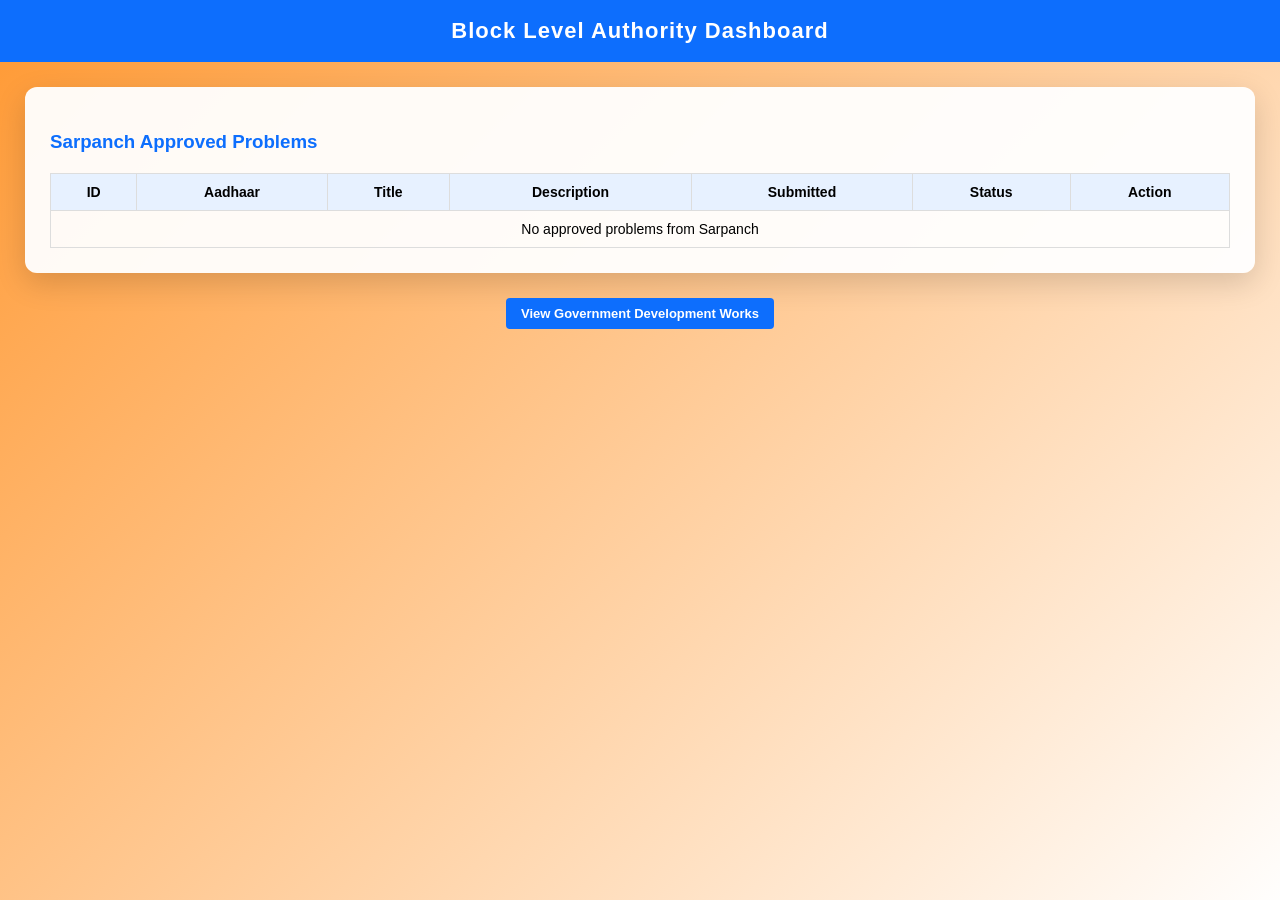
<file: Block_Authority_Dashboard.html>
<!DOCTYPE html>
<html lang="en">
<head>
<meta charset="UTF-8">
<title>Block Authority Dashboard | District Portal</title>

<style>
/* ======= YOUR ORIGINAL CSS (UNCHANGED) ======= */
body{
    margin:0;
    font-family: 'Segoe UI', sans-serif;
    background: linear-gradient(135deg,#ff9933,#ffffff,#138808,#4da6ff);
    background-size:400% 400%;
    animation: bg 12s infinite;
}
@keyframes bg{
    0%{background-position:0% 50%;}
    50%{background-position:100% 50%;}
    100%{background-position:0% 50%;}
}

.header{
    background:#0d6efd;
    color:white;
    padding:18px;
    text-align:center;
    font-size:22px;
    font-weight:bold;
    letter-spacing:1px;
}

.container{
    padding:25px;
}

.card{
    background:rgba(255,255,255,0.95);
    padding:25px;
    border-radius:12px;
    box-shadow:0 10px 30px rgba(0,0,0,0.15);
    margin-bottom:25px;
}

h3{
    margin-bottom:20px;
    color:#0d6efd;
}

table{
    width:100%;
    border-collapse:collapse;
}

th, td{
    border:1px solid #ddd;
    padding:10px;
    vertical-align:top;
    font-size:14px;
}

th{
    background:#e7f1ff;
}

select, textarea{
    width:100%;
    padding:6px;
    border-radius:4px;
    border:1px solid #ccc;
}

button{
    padding:6px 10px;
    border:none;
    border-radius:4px;
    cursor:pointer;
    font-size:13px;
}

.update-btn{
    background:#198754;
    color:white;
}
.update-btn:hover{
    background:#146c43;
}

.delete-btn{
    background:#dc3545;
    color:white;
    margin-left:5px;
}
.delete-btn:hover{
    background:#bb2d3b;
}

.reason-box{
    display:none;
    margin-top:6px;
}

.reject-label{
    font-size:12px;
    font-weight:bold;
    margin-top:5px;
    color:#6f42c1;
}

/* ===== NEW ATTRACTIVE WORK SECTION STYLE ===== */

.work-card{
    background:rgba(255,255,255,0.9);
    padding:25px;
    border-radius:15px;
    box-shadow:0 15px 35px rgba(0,0,0,0.2);
    border-left:6px solid #0d6efd;
}

.work-btn{
    background:#0d6efd;
    color:white;
    padding:8px 15px;
    font-weight:bold;
}
.work-btn:hover{
    background:#084298;
}
</style>
</head>

<body>

<div class="header">
Block Level Authority Dashboard
</div>

<div class="container">

<div class="card">
<h3>Sarpanch Approved Problems</h3>

<table>
<thead>
<tr>
<th>ID</th>
<th>Aadhaar</th>
<th>Title</th>
<th>Description</th>
<th>Submitted</th>
<th>Status</th>
<th>Action</th>
</tr>
</thead>
<tbody id="rows"></tbody>
</table>
</div>

<!-- ===== NEW BUTTON ADDED ===== -->

<div style="text-align:center; margin:20px 0;">
    <button class="work-btn" onclick="toggleWorkSection()">
        View Government Development Works
    </button>
</div>

<!-- ===== NEW WORK SECTION ADDED ===== -->

<div id="workSection" style="display:none;">
<div class="work-card">

<h3>Government Development Works (From District Authority)</h3>

<table>
<thead>
<tr>
<th>ID</th>
<th>Work Name</th>
<th>Type</th>
<th>Area</th>
<th>Total Budget (₹)</th>
<th>Status</th>
<th>Created At</th>
</tr>
</thead>
<tbody id="workRows"></tbody>
</table>

</div>
</div>

</div>

<script>

/* ===== YOUR ORIGINAL SCRIPT (UNCHANGED) ===== */
let problems = JSON.parse(localStorage.getItem("problems")) || [];
let notifications = JSON.parse(localStorage.getItem("notifications")) || [];
let rows = document.getElementById("rows");

let filtered = problems.filter(p => p.status !== "Submitted");

if(filtered.length === 0){
    rows.innerHTML =
    `<tr><td colspan="7" align="center">No approved problems from Sarpanch</td></tr>`;
}else{
    filtered.forEach((p,index)=>{
        let realIndex = problems.indexOf(p);

        rows.innerHTML += `
        <tr>
            <td>${p.problemId}</td>
            <td>${p.aadhaar}</td>
            <td>${p.title}</td>
            <td>${p.description || "—"}</td>
            <td>${p.submittedAt}</td>
            <td>
                <select id="status${realIndex}" onchange="toggleReason(${realIndex})">
                    <option ${p.status==="In Progress"?"selected":""}>In Progress</option>
                    <option ${p.status==="Resolved"?"selected":""}>Resolved</option>
                    <option ${p.status==="Rejected"?"selected":""}>Rejected</option>
                </select>

                ${p.status === "Rejected" ? `
                    <div class="reject-label">
                        Rejected by ${p.rejectedBy}
                    </div>
                ` : ``}

                <div class="reason-box" id="reasonBox${realIndex}">
                    <textarea id="reason${realIndex}" placeholder="Rejection reason">${p.rejectReason || ""}</textarea>
                </div>
            </td>
            <td>
                <button class="update-btn" onclick="updateStatus(${realIndex})">Update</button>
                <button class="delete-btn" onclick="deleteProblem(${realIndex})">Delete</button>
            </td>
        </tr>`;
    });

    problems.forEach((p,i)=>{
        if(p.status==="Rejected"){
            document.getElementById("reasonBox"+i).style.display="block";
        }
    });
}

function toggleReason(i){
    let status=document.getElementById("status"+i).value;
    let box=document.getElementById("reasonBox"+i);
    box.style.display=(status==="Rejected")?"block":"none";
}

function updateStatus(i){
    let status=document.getElementById("status"+i).value;
    let reason=document.getElementById("reason"+i)?.value.trim();

    if(status==="Rejected" && !reason){
        alert("Rejection reason required");
        return;
    }

    problems[i].status=status;
    problems[i].verifiedAt=new Date().toLocaleString();

    localStorage.setItem("problems",JSON.stringify(problems));
    alert("Updated successfully");
    location.reload();
}

function deleteProblem(i){
    if(!confirm("Delete this problem?")) return;
    problems.splice(i,1);
    localStorage.setItem("problems",JSON.stringify(problems));
    location.reload();
}

/* ===== NEW WORK DISPLAY SCRIPT ADDED ===== */

function toggleWorkSection(){
    let section = document.getElementById("workSection");
    section.style.display =
        section.style.display === "none" ? "block" : "none";
}

let works = JSON.parse(localStorage.getItem("developmentWorks")) || [];
let workRows = document.getElementById("workRows");

if(works.length === 0){
    workRows.innerHTML =
    `<tr><td colspan="7" align="center">No Development Works Created Yet</td></tr>`;
}else{
    works.forEach(w=>{
        workRows.innerHTML += `
        <tr>
            <td>${w.id}</td>
            <td>${w.name}</td>
            <td>${w.type}</td>
            <td>${w.area}</td>
            <td>₹ ${w.budget}</td>
            <td>${w.status}</td>
            <td>${w.createdAt}</td>
        </tr>`;
    });
}

</script>

</body>
</html>
</file>
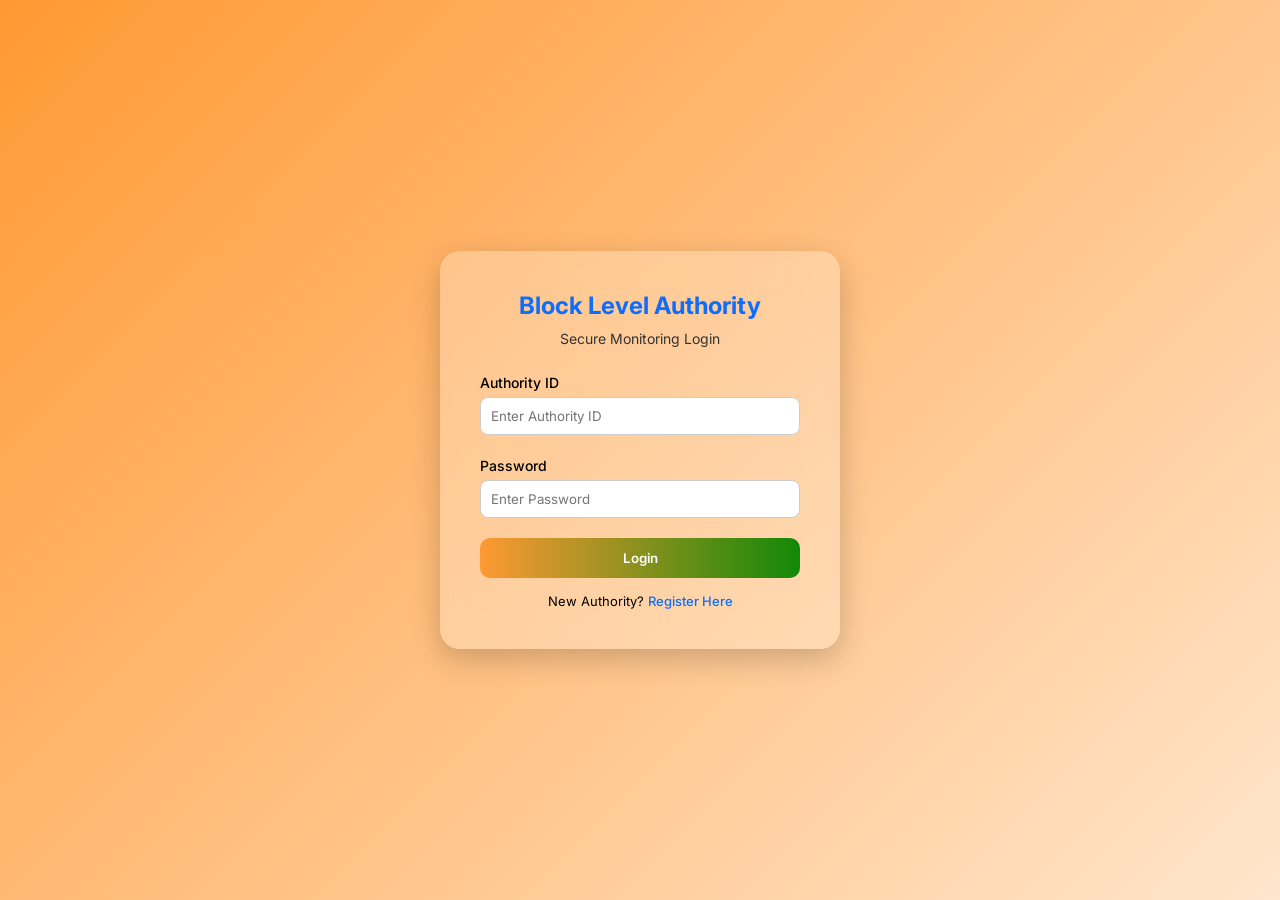
<file: Block_Level_Authority_Login.html>
<!DOCTYPE html>
<html lang="en">
<head>
<meta charset="UTF-8">
<meta name="viewport" content="width=device-width, initial-scale=1.0">
<title>Block Level Authority Login</title>

<link href="https://fonts.googleapis.com/css2?family=Inter:wght@300;400;600;700&display=swap" rel="stylesheet">

<style>
*{
    margin:0;
    padding:0;
    box-sizing:border-box;
    font-family:'Inter', sans-serif;
}

body{
    height:100vh;
    display:flex;
    justify-content:center;
    align-items:center;
    background:linear-gradient(135deg,#ff9933,#ffffff,#138808,#4da6ff);
    background-size:400% 400%;
    animation:gradientBG 12s ease infinite;
}

@keyframes gradientBG{
    0%{background-position:0% 50%;}
    50%{background-position:100% 50%;}
    100%{background-position:0% 50%;}
}

.login-card{
    width:400px;
    padding:40px;
    border-radius:20px;
    background:rgba(255,255,255,0.25);
    backdrop-filter:blur(15px);
    box-shadow:0 10px 30px rgba(0,0,0,0.2);
}

.login-card h2{
    text-align:center;
    color:#0d6efd;
    font-weight:700;
    margin-bottom:10px;
}

.login-card p{
    text-align:center;
    font-size:14px;
    margin-bottom:25px;
    color:#333;
}

.input-group{
    margin-bottom:20px;
}

.input-group label{
    font-size:14px;
    font-weight:500;
}

.input-group input{
    width:100%;
    padding:10px;
    margin-top:5px;
    border-radius:8px;
    border:1px solid #ccc;
    outline:none;
    transition:0.3s;
}

.input-group input:focus{
    border-color:#0d6efd;
    box-shadow:0 0 8px rgba(13,110,253,0.3);
}

button{
    width:100%;
    padding:12px;
    border:none;
    border-radius:10px;
    background:linear-gradient(90deg,#ff9933,#138808);
    color:white;
    font-weight:600;
    cursor:pointer;
    transition:0.3s;
}

button:hover{
    transform:scale(1.05);
    box-shadow:0 8px 20px rgba(0,0,0,0.2);
}

.register-link{
    text-align:center;
    margin-top:15px;
    font-size:13px;
}

.register-link a{
    color:#0d6efd;
    text-decoration:none;
    font-weight:500;
}

.register-link a:hover{
    text-decoration:underline;
}

.error-message{
    color:red;
    font-size:13px;
    margin-top:10px;
    text-align:center;
}

@media(max-width:450px){
    .login-card{
        width:90%;
        padding:25px;
    }
}
</style>
</head>

<body>

<div class="login-card">

    <h2>Block Level Authority</h2>
    <p>Secure Monitoring Login</p>

    <form id="loginForm">

        <div class="input-group">
            <label>Authority ID</label>
            <input type="text" id="loginAuthorityId" placeholder="Enter Authority ID" required>
        </div>

        <div class="input-group">
            <label>Password</label>
            <input type="password" id="loginPassword" placeholder="Enter Password" required>
        </div>

        <button type="submit">Login</button>

        <div class="error-message" id="errorMsg"></div>

    </form>

    <div class="register-link">
        New Authority? <a href="Block_Level_Authority_Registration.html">Register Here</a>
    </div>

</div>

<script>
document.getElementById("loginForm").addEventListener("submit", function(e){
    e.preventDefault();

    const enteredId = document.getElementById("loginAuthorityId").value;
    const enteredPassword = document.getElementById("loginPassword").value;

    const storedData = JSON.parse(localStorage.getItem("blockAuthority"));

    if(storedData && 
       enteredId === storedData.authorityId && 
       enteredPassword === storedData.password){

        alert("Login Successful!");
        window.location.href = "Block_Authority_Dashboard.html";

    } else {
        document.getElementById("errorMsg").innerText = 
        "Invalid Authority ID or Password!";
    }
});
</script>

</body>
</html>
</file>
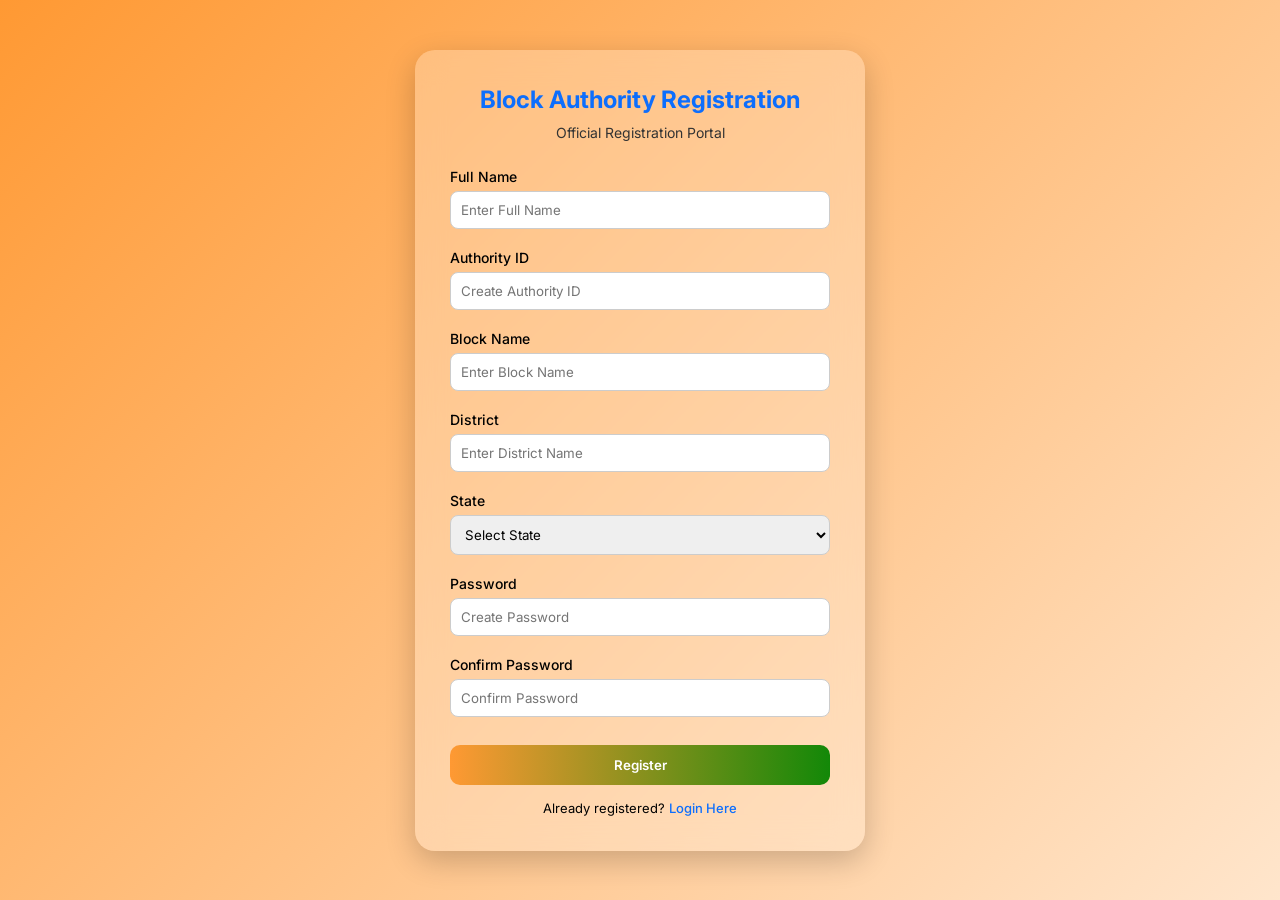
<file: Block_Level_Authority_Registration.html>
<!DOCTYPE html>
<html lang="en">
<head>
<meta charset="UTF-8">
<meta name="viewport" content="width=device-width, initial-scale=1.0">
<title>Block Level Authority Registration</title>

<link href="https://fonts.googleapis.com/css2?family=Inter:wght@300;400;500;600;700&display=swap" rel="stylesheet">

<style>

*{
    margin:0;
    padding:0;
    box-sizing:border-box;
    font-family:'Inter', sans-serif;
}

body{
    min-height:100vh;
    display:flex;
    justify-content:center;
    align-items:center;
    background: linear-gradient(135deg, #ff9933, #ffffff, #138808, #4da6ff);
    background-size:400% 400%;
    animation:gradientBG 12s ease infinite;
}

@keyframes gradientBG{
    0%{background-position:0% 50%;}
    50%{background-position:100% 50%;}
    100%{background-position:0% 50%;}
}

.register-container{
    width:450px;
    padding:35px;
    border-radius:20px;
    background:rgba(255,255,255,0.25);
    backdrop-filter:blur(15px);
    box-shadow:0 10px 30px rgba(0,0,0,0.2);
}

.register-container h2{
    text-align:center;
    margin-bottom:10px;
    color:#0d6efd;
    font-weight:700;
}

.register-container p{
    text-align:center;
    font-size:14px;
    margin-bottom:25px;
    color:#333;
}

.input-group{
    margin-bottom:18px;
}

.input-group label{
    font-size:14px;
    font-weight:500;
}

.input-group input,
.input-group select{
    width:100%;
    padding:10px;
    margin-top:5px;
    border-radius:8px;
    border:1px solid #ccc;
    outline:none;
    transition:0.3s;
}

.input-group input:focus,
.input-group select:focus{
    border-color:#0d6efd;
    box-shadow:0 0 8px rgba(13,110,253,0.3);
}

button{
    width:100%;
    padding:12px;
    border:none;
    border-radius:10px;
    background:linear-gradient(90deg,#ff9933,#138808);
    color:white;
    font-weight:600;
    cursor:pointer;
    transition:0.3s;
    margin-top:10px;
}

button:hover{
    transform:scale(1.05);
    box-shadow:0 8px 20px rgba(0,0,0,0.2);
}

.login-link{
    text-align:center;
    margin-top:15px;
    font-size:13px;
}

.login-link a{
    color:#0d6efd;
    text-decoration:none;
    font-weight:500;
}

.login-link a:hover{
    text-decoration:underline;
}

@media(max-width:500px){
    .register-container{
        width:90%;
        padding:25px;
    }
}

</style>
</head>

<body>

<div class="register-container">

    <h2>Block Authority Registration</h2>
    <p>Official Registration Portal</p>

    <form id="registrationForm">

        <div class="input-group">
            <label>Full Name</label>
            <input type="text" id="fullName" placeholder="Enter Full Name" required>
        </div>

        <div class="input-group">
            <label>Authority ID</label>
            <input type="text" id="authorityId" placeholder="Create Authority ID" required>
        </div>

        <div class="input-group">
            <label>Block Name</label>
            <input type="text" id="blockName" placeholder="Enter Block Name" required>
        </div>

        <div class="input-group">
            <label>District</label>
            <input type="text" id="district" placeholder="Enter District Name" required>
        </div>

        <div class="input-group">
            <label>State</label>
            <select id="state" required>
                <option value="">Select State</option>
                <option>Odisha</option>
                <option>Maharashtra</option>
                <option>Uttar Pradesh</option>
                <option>Rajasthan</option>
                <option>West Bengal</option>
            </select>
        </div>

        <div class="input-group">
            <label>Password</label>
            <input type="password" id="password" placeholder="Create Password" required>
        </div>

        <div class="input-group">
            <label>Confirm Password</label>
            <input type="password" id="confirmPassword" placeholder="Confirm Password" required>
        </div>

        <button type="submit">Register</button>

    </form>

    <div class="login-link">
        Already registered? <a href="Block_Level_Authority_Login.html">Login Here</a>
    </div>

</div>

<script>
document.getElementById("registrationForm").addEventListener("submit", function(e){
    e.preventDefault();

    const password = document.getElementById("password").value;
    const confirmPassword = document.getElementById("confirmPassword").value;

    if(password !== confirmPassword){
        alert("Passwords do not match!");
        return;
    }

    const userData = {
        fullName: document.getElementById("fullName").value,
        authorityId: document.getElementById("authorityId").value,
        blockName: document.getElementById("blockName").value,
        district: document.getElementById("district").value,
        state: document.getElementById("state").value,
        password: password
    };

    localStorage.setItem("blockAuthority", JSON.stringify(userData));

    alert("Registration Successful! Data Stored in Local Storage.");
    window.location.href = "Block_Level_Authority_Login.html";
});
</script>

</body>
</html>
</file>
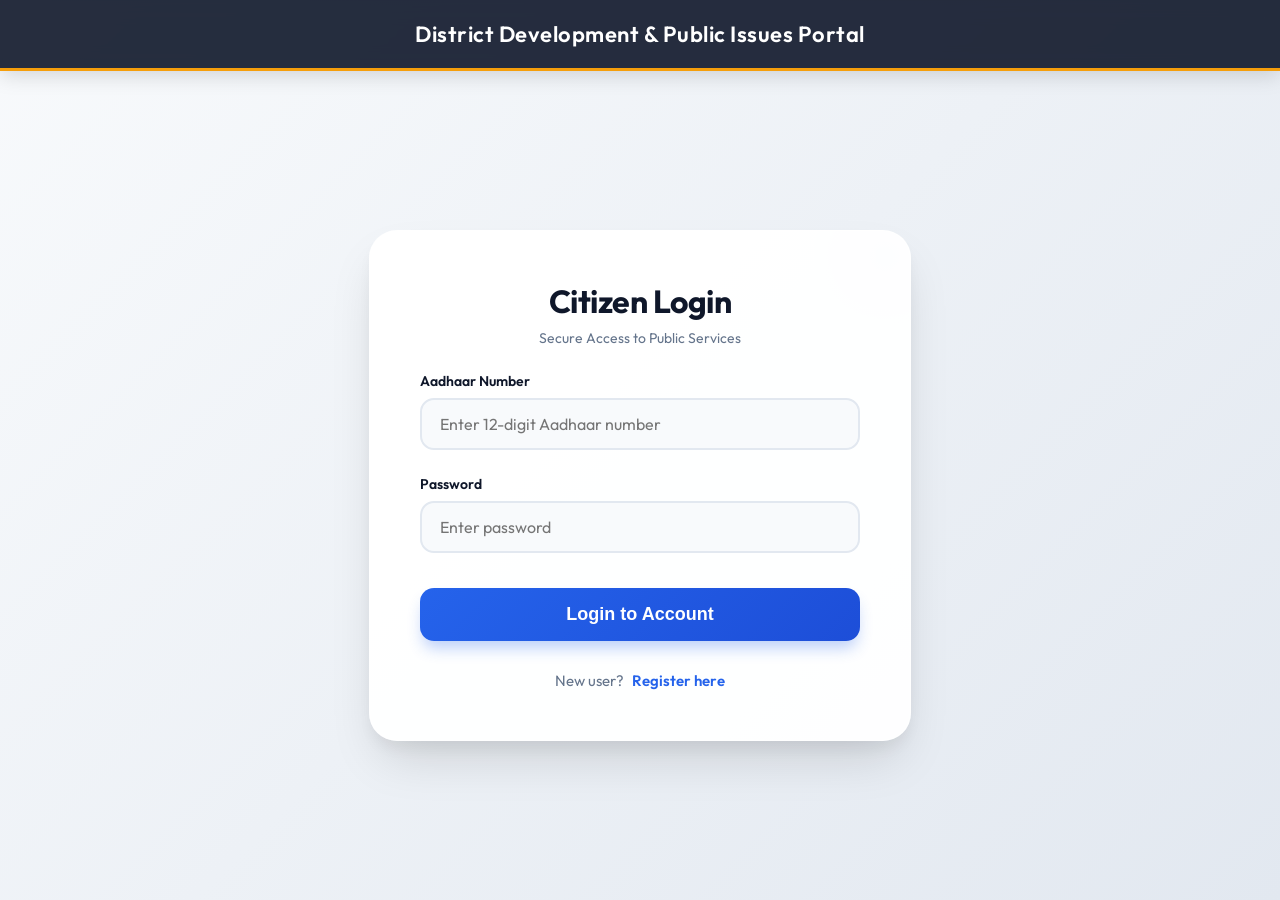
<file: citizen-login.html>
<!DOCTYPE html>
<html lang="en">
<head>
<meta charset="UTF-8">
<meta name="viewport" content="width=device-width, initial-scale=1.0">
<title>Citizen Login | District Development Portal</title>

<style>
/* Modern, clean typography */
@import url('https://fonts.googleapis.com/css2?family=Outfit:wght@300;400;500;600;700&display=swap');

:root {
    --primary: #2563eb;
    --primary-dark: #1e40af;
    --accent: #f59e0b;
    --bg-gradient: linear-gradient(135deg, #f8fafc 0%, #e2e8f0 100%);
    --card-bg: rgba(255, 255, 255, 0.95);
    --text-main: #0f172a;
    --text-muted: #64748b;
}

body {
    margin: 0;
    font-family: 'Outfit', sans-serif;
    background: var(--bg-gradient);
    min-height: 100vh;
    display: flex;
    flex-direction: column;
    color: var(--text-main);
}

/* Elegant Header with Backdrop Blur */
.header {
    background: rgba(15, 23, 42, 0.9);
    backdrop-filter: blur(10px);
    color: white;
    padding: 20px;
    text-align: center;
    font-size: 22px;
    font-weight: 600;
    box-shadow: 0 4px 20px rgba(0, 0, 0, 0.15);
    letter-spacing: 0.5px;
    border-bottom: 3px solid var(--accent);
    position: sticky;
    top: 0;
    z-index: 100;
}

/* Main Content Area */
.container {
    width: 100%;
    max-width: 440px;
    margin: auto;
    background: var(--card-bg);
    padding: 50px;
    border-radius: 28px;
    box-shadow: 
        0 10px 15px -3px rgba(0, 0, 0, 0.05),
        0 25px 50px -12px rgba(0, 0, 0, 0.15);
    border: 1px solid rgba(255, 255, 255, 0.6);
    position: relative;
    overflow: hidden;
    animation: fadeIn 0.6s ease-out;
}

/* Subtle background glow behind the card */
.container::before {
    content: "";
    position: absolute;
    top: -50px;
    right: -50px;
    width: 150px;
    height: 150px;
    background: radial-gradient(circle, rgba(37, 99, 235, 0.1) 0%, transparent 70%);
    z-index: -1;
}

@keyframes fadeIn {
    from { opacity: 0; transform: translateY(20px); }
    to { opacity: 1; transform: translateY(0); }
}

h2 {
    margin-top: 0;
    margin-bottom: 12px;
    text-align: center;
    color: var(--text-main);
    font-weight: 700;
    font-size: 32px;
    letter-spacing: -0.5px;
}

/* Subtitle under Login heading */
h2::after {
    content: "Secure Access to Public Services";
    display: block;
    font-size: 14px;
    color: var(--text-muted);
    font-weight: 400;
    margin-top: 8px;
    letter-spacing: 0;
}

label {
    display: block;
    font-size: 14px;
    font-weight: 600;
    color: var(--text-main);
    margin-bottom: 8px;
    margin-top: 25px;
}

input {
    width: 100%;
    padding: 14px 18px;
    margin-top: 0;
    margin-bottom: 0;
    border: 2px solid #e2e8f0;
    border-radius: 14px;
    font-size: 16px;
    font-family: inherit;
    transition: all 0.25s cubic-bezier(0.4, 0, 0.2, 1);
    box-sizing: border-box;
    background: #f8fafc;
}

input:focus {
    outline: none;
    border-color: var(--primary);
    background: white;
    box-shadow: 0 0 0 5px rgba(37, 99, 235, 0.1);
    transform: translateY(-1px);
}

button {
    width: 100%;
    padding: 16px;
    margin-top: 35px;
    background: var(--primary);
    background: linear-gradient(135deg, #2563eb 0%, #1d4ed8 100%);
    color: white;
    border: none;
    border-radius: 14px;
    font-size: 18px;
    font-weight: 600;
    cursor: pointer;
    transition: all 0.3s ease;
    box-shadow: 0 10px 15px -3px rgba(37, 99, 235, 0.3);
}

button:hover {
    transform: translateY(-2px);
    box-shadow: 0 15px 25px -5px rgba(37, 99, 235, 0.4);
    filter: brightness(1.1);
}

button:active {
    transform: translateY(0);
}

.link {
    text-align: center;
    margin-top: 30px;
    font-size: 15px;
    color: var(--text-muted);
}

.link a {
    color: var(--primary);
    text-decoration: none;
    font-weight: 600;
    margin-left: 5px;
    transition: color 0.2s;
}

.link a:hover {
    color: var(--primary-dark);
    text-decoration: underline;
}

/* Responsive tweaks */
@media (max-width: 480px) {
    .container {
        width: 90%;
        padding: 35px 25px;
    }
    
    h2 {
        font-size: 26px;
    }
}
</style>
</head>

<body>

<div class="header">
    District Development & Public Issues Portal
</div>

<div class="container">
    <h2>Citizen Login</h2>

    <label>Aadhaar Number</label>
    <input type="text" id="aadhaar" placeholder="Enter 12-digit Aadhaar number">

    <label>Password</label>
    <input type="password" id="password" placeholder="Enter password">

    <button onclick="login()">Login to Account</button>

    <div class="link">
        New user? <a href="citizen-register.html">Register here</a>
    </div>
</div>

<script>
function login(){
    let aadhaar = document.getElementById("aadhaar").value.trim();
    let password = document.getElementById("password").value;

    let users = JSON.parse(localStorage.getItem("users")) || [];
    let user = users.find(u => u.aadhaar === aadhaar && u.password === password);

    if(!user){
        alert("Invalid Aadhaar or Password");
        return;
    }

    localStorage.setItem("currentUser", JSON.stringify(user));
    window.location.href = "dashboard.html";
}
</script>

</body>
</html>
</file>
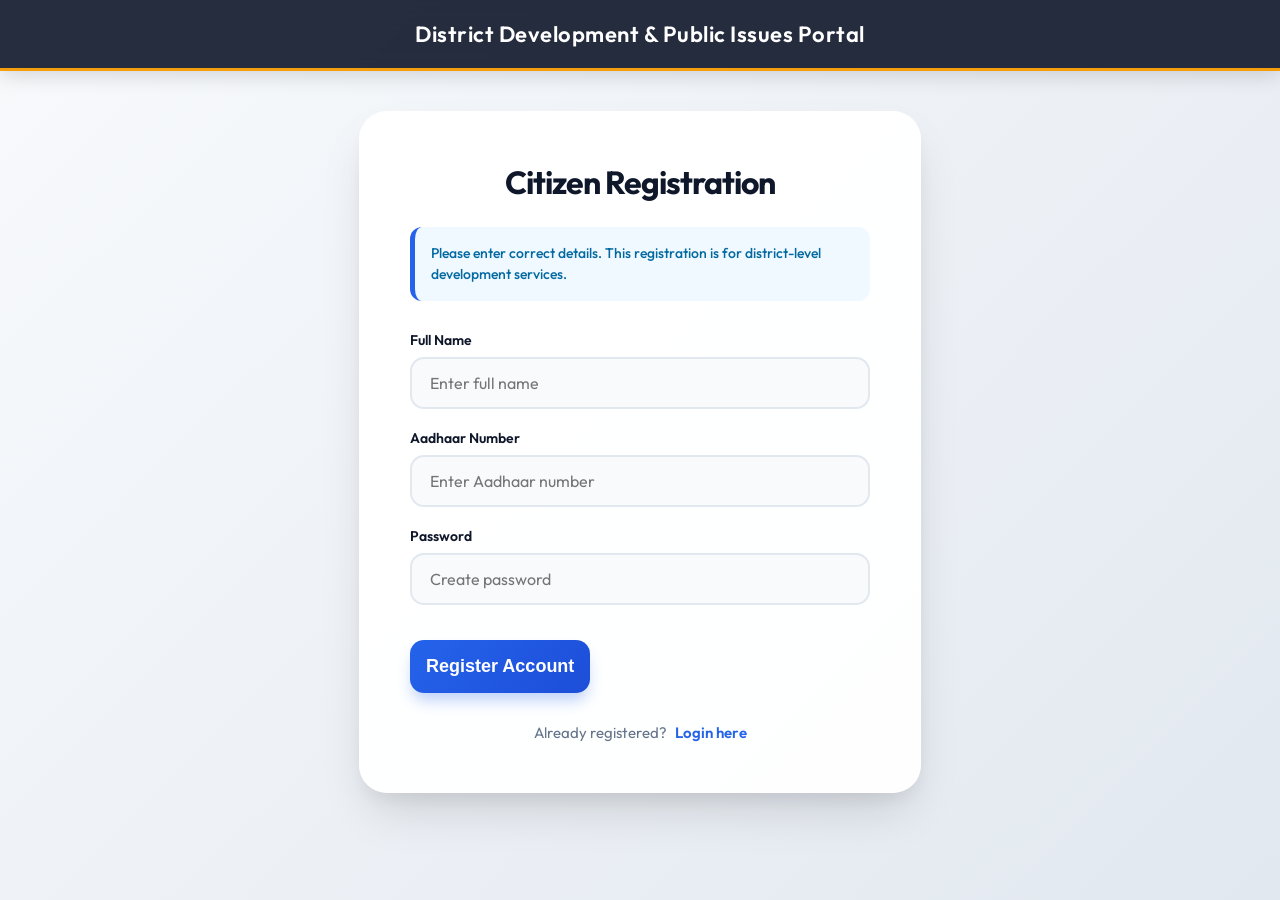
<file: citizen-register.html>
<!DOCTYPE html>
<html lang="en">
<head>
<meta charset="UTF-8">
<meta name="viewport" content="width=device-width, initial-scale=1.0">
<title>Citizen Registration | District Development Portal</title>

<style>
/* Modern, clean typography */
@import url('https://fonts.googleapis.com/css2?family=Outfit:wght@300;400;500;600;700&display=swap');

:root {
    --primary: #2563eb;
    --primary-dark: #1e40af;
    --accent: #f59e0b;
    --bg-gradient: linear-gradient(135deg, #f8fafc 0%, #e2e8f0 100%);
    --card-bg: rgba(255, 255, 255, 0.95);
    --text-main: #0f172a;
    --text-muted: #64748b;
    --success: #10b981;
}

body {
    margin: 0;
    font-family: 'Outfit', sans-serif;
    background: var(--bg-gradient);
    min-height: 100vh;
    display: flex;
    flex-direction: column;
    color: var(--text-main);
}
 
/* Elegant Header */
.header {
    background: rgba(15, 23, 42, 0.9);
    backdrop-filter: blur(10px);
    color: white;
    padding: 20px;
    text-align: center;
    font-size: 22px;
    font-weight: 600;
    box-shadow: 0 4px 20px rgba(0, 0, 0, 0.15);
    letter-spacing: 0.5px;
    border-bottom: 3px solid var(--accent);
    position: sticky;
    top: 0;
    z-index: 100;
}

/* Container Card */
.container {
    width: 100%;
    max-width: 460px;
    margin: 40px auto;
    background: var(--card-bg);
    padding: 50px;
    border-radius: 28px;
    box-shadow: 
        0 10px 15px -3px rgba(0, 0, 0, 0.05),
        0 25px 50px -12px rgba(0, 0, 0, 0.15);
    border: 1px solid rgba(255, 255, 255, 0.6);
    animation: fadeIn 0.6s ease-out;
}

@keyframes fadeIn {
    from { opacity: 0; transform: translateY(20px); }
    to { opacity: 1; transform: translateY(0); }
}

h2 {
    margin-top: 0;
    margin-bottom: 25px;
    text-align: center;
    color: var(--text-main);
    font-weight: 700;
    font-size: 32px;
    letter-spacing: -1px;
}

.note {
    background: #f0f9ff;
    padding: 16px;
    font-size: 14px;
    line-height: 1.5;
    color: #0369a1;
    border-left: 5px solid var(--primary);
    border-radius: 12px;
    margin-bottom: 30px;
    font-weight: 500;
}

label {
    display: block;
    font-size: 14px;
    font-weight: 600;
    color: var(--text-main);
    margin-bottom: 8px;
    margin-top: 20px;
}

input {
    width: 100%;
    padding: 14px 18px;
    margin-top: 0;
    margin-bottom: 0;
    border: 2px solid #e2e8f0;
    border-radius: 14px;
    font-size: 16px;
    font-family: inherit;
    transition: all 0.25s cubic-bezier(0.4, 0, 0.2, 1);
    box-sizing: border-box;
    background: #f8fafc;
}

input:focus {
    outline: none;
    border-color: var(--primary);
    background: white;
    box-shadow: 0 0 0 5px rgba(37, 99, 235, 0.1);
    transform: translateY(-1px);
}

button {
    width: 100;
    padding: 16px;
    margin-top: 35px;
    background: linear-gradient(135deg, #2563eb 0%, #1d4ed8 100%);
    color: white;
    border: none;
    border-radius: 14px;
    font-size: 18px;
    font-weight: 600;
    cursor: pointer;
    transition: all 0.3s ease;
    box-shadow: 0 10px 15px -3px rgba(37, 99, 235, 0.3);
}

button:hover {
    transform: translateY(-2px);
    box-shadow: 0 15px 25px -5px rgba(37, 99, 235, 0.4);
    filter: brightness(1.1);
}

button:active {
    transform: translateY(0);
}

.link {
    text-align: center;
    margin-top: 30px;
    font-size: 15px;
    color: var(--text-muted);
}

.link a {
    color: var(--primary);
    text-decoration: none;
    font-weight: 600;
    margin-left: 5px;
    transition: color 0.2s;
}

.link a:hover {
    color: var(--primary-dark);
    text-decoration: underline;
}

/* Mobile Responsiveness */
@media (max-width: 480px) {
    .container {
        width: 92%;
        padding: 35px 20px;
        margin: 20px auto;
    }
    h2 { font-size: 26px; }
}
</style>
</head>

<body>

<div class="header">
    District Development & Public Issues Portal
</div>

<div class="container">
    <h2>Citizen Registration</h2>

    <div class="note">
        Please enter correct details. This registration is for district-level development services.
    </div>

    <label>Full Name</label>
    <input type="text" id="name" placeholder="Enter full name">

    <label>Aadhaar Number</label>
    <input type="text" id="aadhaar" placeholder="Enter Aadhaar number">

    <label>Password</label>
    <input type="password" id="password" placeholder="Create password">

    <button onclick="register()">Register Account</button>

    <div class="link">
        Already registered? <a href="citizen-login.html">Login here</a>
    </div>
</div>

<script>
function register(){
    let name = document.getElementById("name").value.trim();
    let aadhaar = document.getElementById("aadhaar").value.trim();
    let password = document.getElementById("password").value;

    if(!name || !aadhaar || !password){
        alert("All fields are required");
        return;
    }

    let users = JSON.parse(localStorage.getItem("users")) || [];

    if(users.find(u => u.aadhaar === aadhaar)){
        alert("Aadhaar already registered");
        return;
    }

    users.push({
        name:name,
        aadhaar:aadhaar,
        password:password,
        photo:""
    });

    localStorage.setItem("users", JSON.stringify(users));

    alert("Registration successful");
    window.location.href = "citizen-login.html";
}
</script>

</body>
</html>
</file>
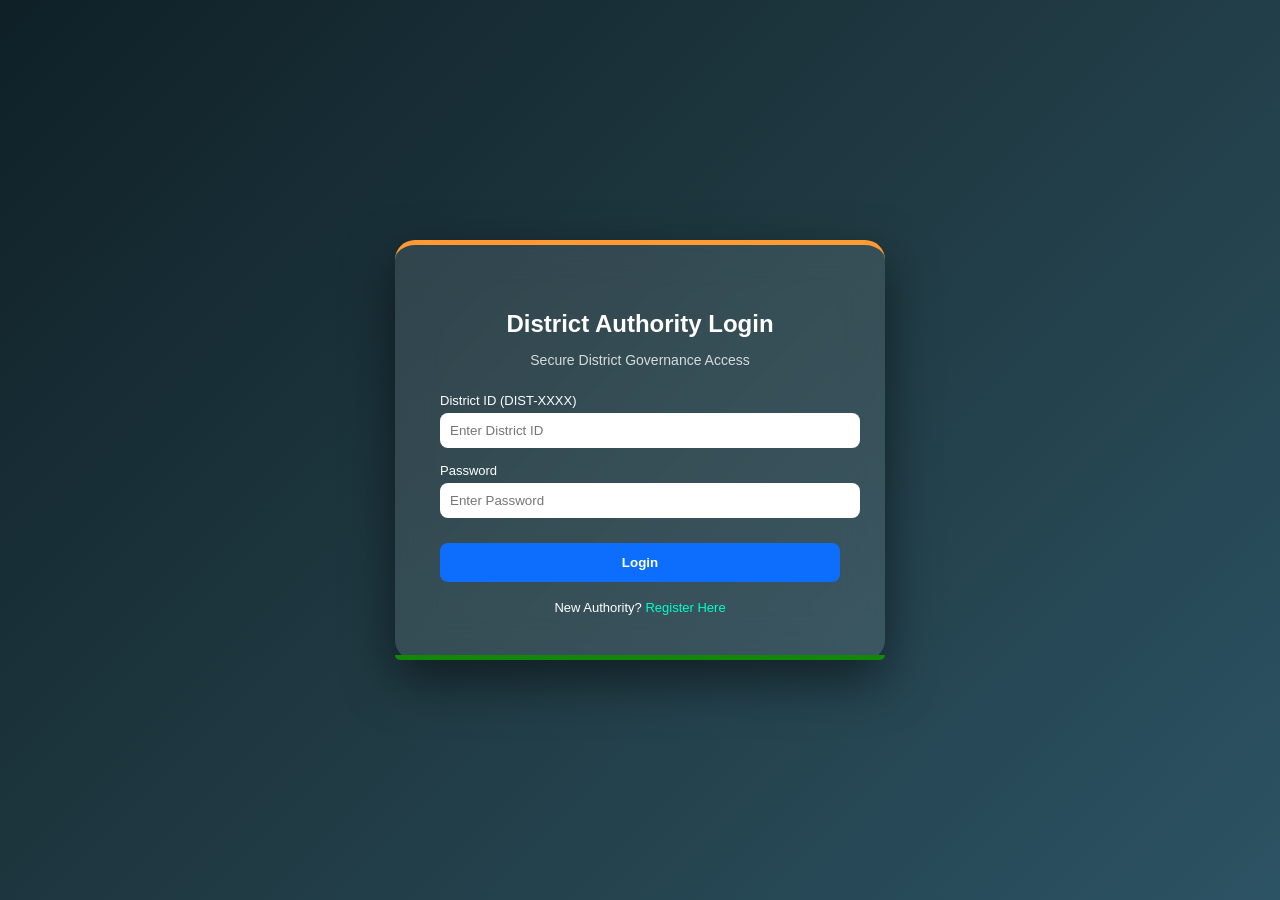
<file: district-login.html>
<!DOCTYPE html>
<html lang="en">
<head>
<meta charset="UTF-8">
<meta name="viewport" content="width=device-width, initial-scale=1.0">
<title>District Authority Login | Governance Portal</title>

<style>
body{
    margin:0;
    font-family:'Segoe UI',sans-serif;
    background:linear-gradient(135deg,#0f2027,#203a43,#2c5364);
    display:flex;
    justify-content:center;
    align-items:center;
    height:100vh;
}

.login-container{
    background:rgba(255,255,255,0.1);
    backdrop-filter:blur(20px);
    padding:45px;
    width:400px;
    border-radius:20px;
    box-shadow:0 20px 50px rgba(0,0,0,0.5);
    color:white;
    position:relative;
    border-top:5px solid #ff9933;
}

.login-container::after{
    content:'';
    position:absolute;
    bottom:0;
    left:0;
    width:100%;
    height:5px;
    background:#138808;
    border-radius:0 0 20px 20px;
}

h2{
    text-align:center;
    margin-bottom:10px;
}

.sub{
    text-align:center;
    font-size:14px;
    margin-bottom:25px;
    opacity:0.8;
}

.input-group{
    margin-bottom:15px;
}

.input-group label{
    font-size:13px;
    display:block;
    margin-bottom:5px;
}

.input-group input{
    width:100%;
    padding:10px;
    border:none;
    border-radius:8px;
    outline:none;
}

.login-btn{
    width:100%;
    padding:12px;
    border:none;
    border-radius:8px;
    background:#0d6efd;
    color:white;
    font-weight:bold;
    cursor:pointer;
    margin-top:10px;
}

.login-btn:hover{
    background:#084298;
}

.register-link{
    text-align:center;
    margin-top:18px;
    font-size:13px;
}

.register-link a{
    color:#00ffcc;
    text-decoration:none;
}
</style>
</head>

<body>

<div class="login-container">

<h2>District Authority Login</h2>
<p class="sub">Secure District Governance Access</p>

<div class="input-group">
<label>District ID (DIST-XXXX)</label>
<input type="text" id="districtId" placeholder="Enter District ID">
</div>

<div class="input-group">
<label>Password</label>
<input type="password" id="password" placeholder="Enter Password">
</div>

<button class="login-btn" onclick="login()">Login</button>

<div class="register-link">
New Authority? <a href="district-register.html">Register Here</a>
</div>

</div>

<script>
function login(){

    let id=document.getElementById("districtId").value.trim();
    let password=document.getElementById("password").value.trim();

    if(!id || !password){
        alert("All fields are required");
        return;
    }

    let user=JSON.parse(localStorage.getItem("districtUser_"+id));

    if(!user){
        alert("District ID not found");
        return;
    }

    if(user.password!==password){
        alert("Incorrect password");
        return;
    }

    localStorage.setItem("currentRole","district");
    localStorage.setItem("districtLoggedIn",id);

    window.location="District_Level_Authority_Dashboard.html";
}
</script>

</body>
</html>
</file>
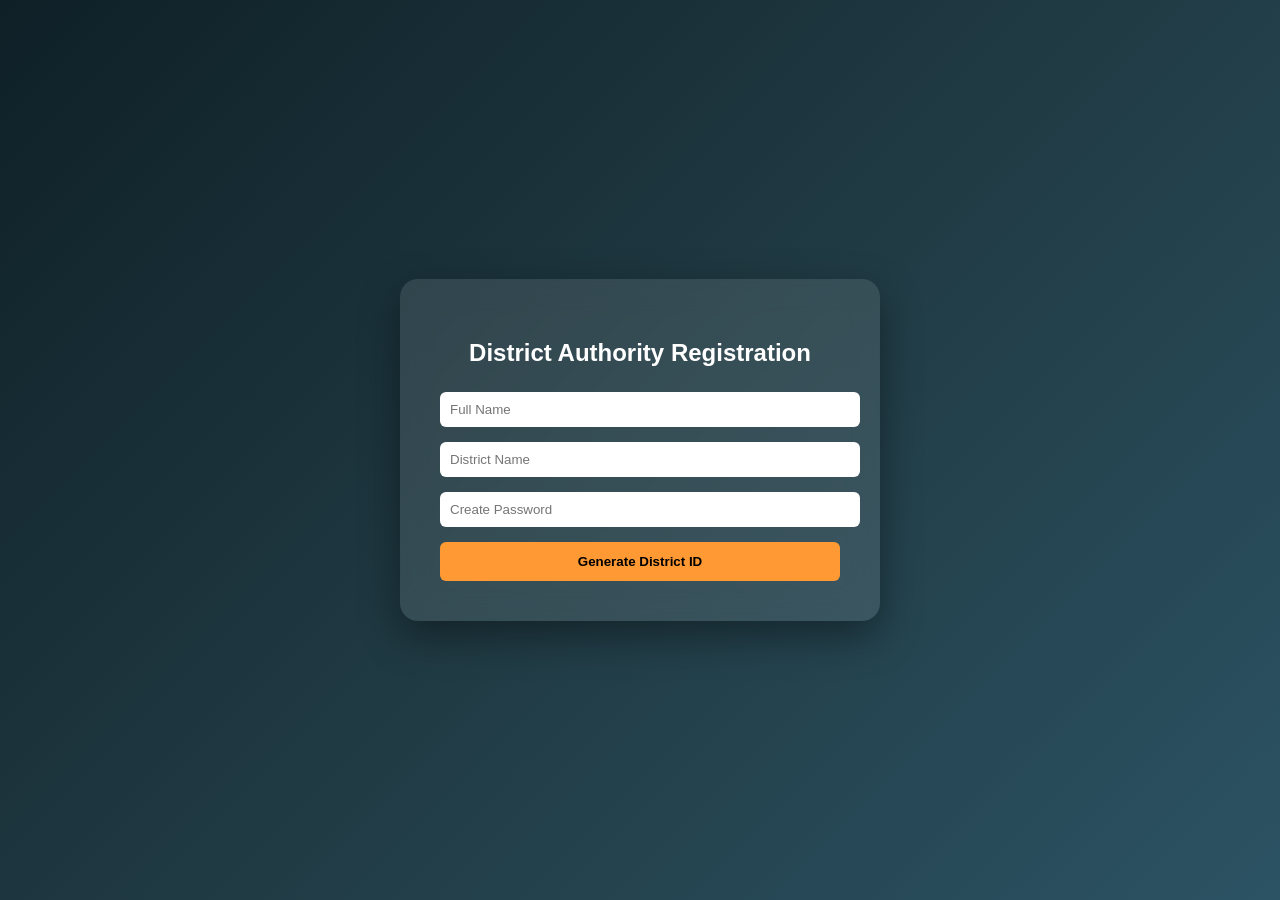
<file: district-register.html>
<!DOCTYPE html>
<html lang="en">
<head>
<meta charset="UTF-8">
<title>District Authority Registration</title>

<style>
body{
    margin:0;
    font-family:'Segoe UI',sans-serif;
    background:linear-gradient(135deg,#0f2027,#203a43,#2c5364);
    height:100vh;
    display:flex;
    justify-content:center;
    align-items:center;
    color:white;
}

.card{
    background:rgba(255,255,255,0.1);
    backdrop-filter:blur(15px);
    padding:40px;
    border-radius:18px;
    width:400px;
    box-shadow:0 15px 40px rgba(0,0,0,0.4);
}

h2{
    text-align:center;
    margin-bottom:25px;
}

input{
    width:100%;
    padding:10px;
    margin-bottom:15px;
    border-radius:6px;
    border:none;
}

button{
    width:100%;
    padding:12px;
    background:#ff9933;
    border:none;
    border-radius:6px;
    font-weight:bold;
    cursor:pointer;
}

button:hover{
    background:#e68a00;
}

.id-box{
    margin-top:20px;
    text-align:center;
    font-size:18px;
    font-weight:bold;
    color:#00ffcc;
}
</style>
</head>
<body>

<div class="card">

<h2>District Authority Registration</h2>

<div id="regForm">
<input type="text" id="name" placeholder="Full Name">
<input type="text" id="districtName" placeholder="District Name">
<input type="password" id="password" placeholder="Create Password">

<button onclick="register()">Generate District ID</button>
</div>

<div class="id-box" id="idBox" style="display:none;"></div>

</div>

<script>
function register(){

    let name=document.getElementById("name").value.trim();
    let district=document.getElementById("districtName").value.trim();
    let password=document.getElementById("password").value.trim();

    if(!name || !district || !password){
        alert("All fields required");
        return;
    }

    let id="DIST-"+Math.floor(1000+Math.random()*9000);

    let user={
        name:name,
        district:district,
        password:password,
        districtId:id
    };

    localStorage.setItem("districtUser_"+id,JSON.stringify(user));

    document.getElementById("regForm").style.display="none";
    document.getElementById("idBox").style.display="block";
    document.getElementById("idBox").innerText="Your District ID: "+id;
}
</script>

</body>
</html>
</file>
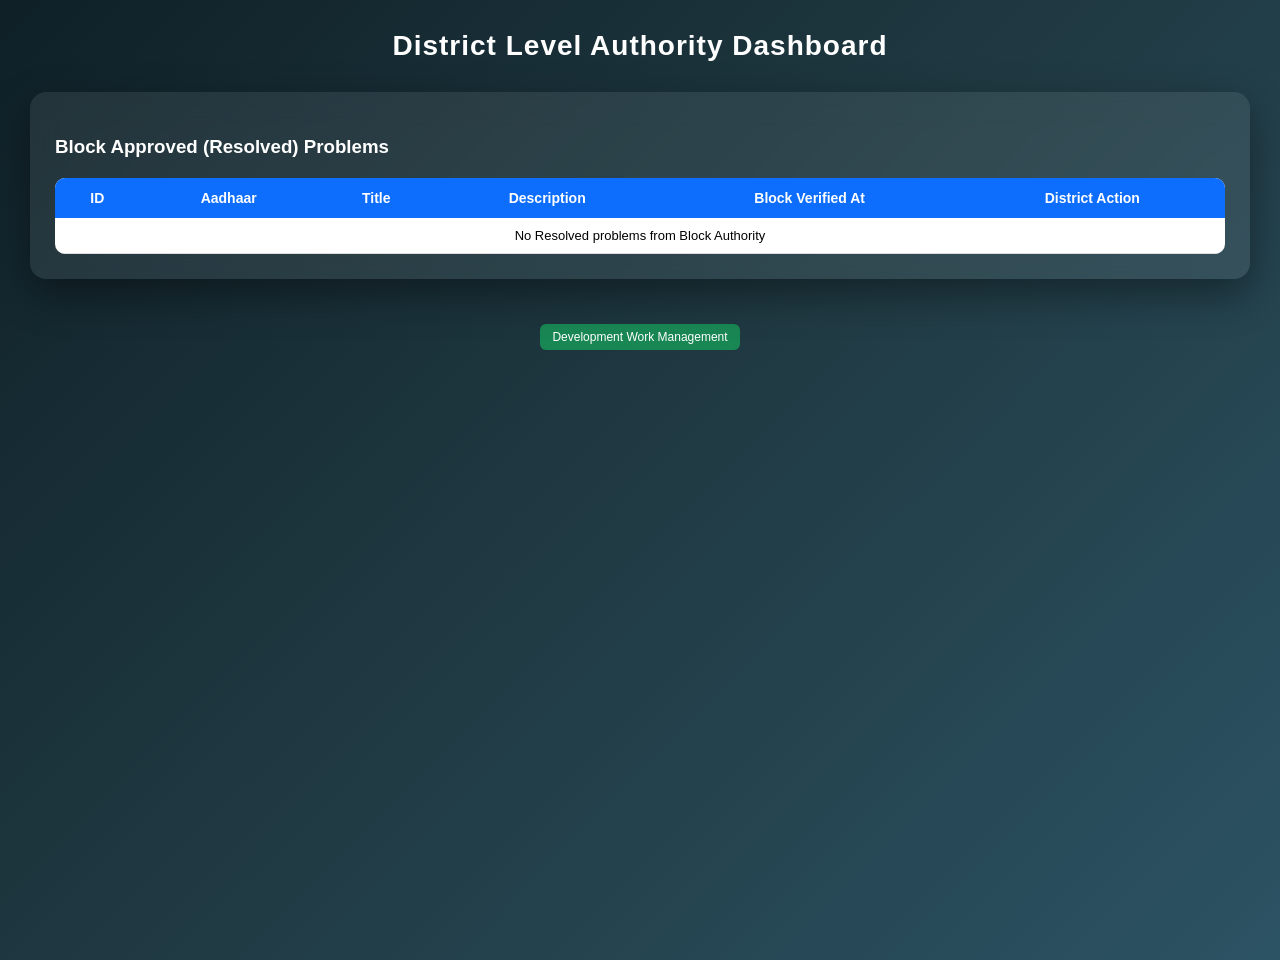
<file: District_Level_Authority_Dashboard.html>
<!DOCTYPE html>
<html lang="en">
<head>
<meta charset="UTF-8">
<title>District Authority Dashboard | District Portal</title>

<style>
/* ===== YOUR ORIGINAL CSS (UNCHANGED) ===== */
body{
    margin:0;
    font-family:'Segoe UI',sans-serif;
    background:linear-gradient(135deg,#0f2027,#203a43,#2c5364);
    min-height:100vh;
    padding:30px;
    color:white;
}

.header{
    text-align:center;
    font-size:28px;
    font-weight:bold;
    letter-spacing:1px;
    margin-bottom:30px;
}

.card{
    background:rgba(255,255,255,0.08);
    backdrop-filter:blur(15px);
    padding:25px;
    border-radius:16px;
    box-shadow:0 15px 40px rgba(0,0,0,0.4);
    margin-bottom:40px;
}

h3{
    margin-bottom:20px;
    font-weight:600;
}

table{
    width:100%;
    border-collapse:collapse;
    background:white;
    color:black;
    border-radius:10px;
    overflow:hidden;
}

th{
    background:#0d6efd;
    color:white;
    padding:12px;
    font-size:14px;
}

td{
    padding:10px;
    font-size:13px;
    border-bottom:1px solid #ddd;
    vertical-align:top;
}

select, textarea, input{
    width:100%;
    padding:6px;
    border-radius:6px;
    border:1px solid #ccc;
    font-size:12px;
}

button{
    padding:6px 12px;
    border:none;
    border-radius:6px;
    cursor:pointer;
    font-size:12px;
    margin-top:5px;
}

.approve-btn{
    background:#198754;
    color:white;
}
.approve-btn:hover{background:#146c43;}

.sendback-btn{
    background:#ffc107;
}
.sendback-btn:hover{background:#e0a800;}

.reject-btn{
    background:#dc3545;
    color:white;
}
.reject-btn:hover{background:#bb2d3b;}

.reason-box{
    display:none;
    margin-top:6px;
}
</style>
</head>

<body>

<div class="header">
District Level Authority Dashboard
</div>

<div class="card">

<h3>Block Approved (Resolved) Problems</h3>

<table>
<thead>
<tr>
<th>ID</th>
<th>Aadhaar</th>
<th>Title</th>
<th>Description</th>
<th>Block Verified At</th>
<th>District Action</th>
</tr>
</thead>
<tbody id="rows"></tbody>
</table>

</div>

<div style="text-align:center; margin:20px 0;">
    <button class="approve-btn" onclick="toggleWorkSection()">
        Development Work Management
    </button>
</div>

<div id="workSection" style="display:none;">

<div class="card">
<h3>Create Government Development Work</h3>

<table>
<tr>
<td>Work Name</td>
<td><input type="text" id="workName"></td>
</tr>

<tr>
<td>Work Type</td>
<td>
<select id="workType">
<option value="Road">Road</option>
<option value="Water Supply">Water Supply</option>
<option value="Electricity">Electricity</option>
<option value="Drainage">Drainage</option>
<option value="School Repair">School Repair</option>
<option value="Other">Other</option>
</select>
</td>
</tr>

<tr>
<td>Area</td>
<td><input type="text" id="workArea"></td>
</tr>

<tr>
<td>Total Budget (₹)</td>
<td><input type="number" id="workBudget"></td>
</tr>

<tr>
<td colspan="2" align="center">
<button class="approve-btn" onclick="createWork()">Create Work</button>
</td>
</tr>
</table>
</div>

<div class="card">
<h3>All Development Works</h3>

<table>
<thead>
<tr>
<th>ID</th>
<th>Name</th>
<th>Type</th>
<th>Area</th>
<th>Budget</th>
<th>Status</th>
<th>Details</th>
</tr>
</thead>
<tbody id="workRows"></tbody>
</table>
</div>

</div>

<script>

/* ===== YOUR ORIGINAL PROBLEM SCRIPT (UNCHANGED) ===== */
let problems = JSON.parse(localStorage.getItem("problems")) || [];
let notifications = JSON.parse(localStorage.getItem("notifications")) || [];
let rows = document.getElementById("rows");

let filtered = problems.filter(p => p.status === "Resolved");

if(filtered.length === 0){
    rows.innerHTML =
    `<tr><td colspan="6" align="center">No Resolved problems from Block Authority</td></tr>`;
}else{
    filtered.forEach((p)=>{
        let realIndex = problems.indexOf(p);

        rows.innerHTML += `
        <tr>
            <td>${p.problemId}</td>
            <td>${p.aadhaar}</td>
            <td>${p.title}</td>
            <td>${p.description || "—"}</td>
            <td>${p.verifiedAt || "—"}</td>
            <td>
                <select id="districtStatus${realIndex}" onchange="toggleReason(${realIndex})">
                    <option value="">Select Action</option>
                    <option value="Final Approved">Final Approve</option>
                    <option value="Send Back">Send Back to Block</option>
                    <option value="District Rejected">Reject</option>
                </select>

                <div class="reason-box" id="reasonBox${realIndex}">
                    <textarea id="reason${realIndex}" placeholder="Enter reason"></textarea>
                </div>

                <button class="approve-btn" onclick="updateDistrict(${realIndex})">
                    Submit
                </button>
            </td>
        </tr>`;
    });
}

function toggleReason(i){
    let action = document.getElementById("districtStatus"+i).value;
    let box = document.getElementById("reasonBox"+i);
    box.style.display =
        (action==="Send Back" || action==="District Rejected")
        ? "block" : "none";
}

function updateDistrict(i){
    let action = document.getElementById("districtStatus"+i).value;
    let reason = document.getElementById("reason"+i)?.value.trim();

    if(!action){ alert("Please select action"); return; }
    if((action==="Send Back" || action==="District Rejected") && !reason){
        alert("Reason required"); return;
    }

    if(action==="Final Approved"){
        problems[i].status="Completed";
        problems[i].districtApprovedAt=new Date().toLocaleString();
    }

    if(action==="Send Back"){
        problems[i].status="In Progress";
        problems[i].districtRemark=reason;
    }

    if(action==="District Rejected"){
        problems[i].status="Rejected";
        problems[i].rejectReason=reason;
        problems[i].rejectedBy="District Authority";
    }

    localStorage.setItem("problems",JSON.stringify(problems));
    alert("District action completed");
    location.reload();
}

/* ================= NEW WORK SYSTEM (ADDED ONLY) ================= */

let works = JSON.parse(localStorage.getItem("developmentWorks")) || [];
let workRows = document.getElementById("workRows");

function createWork(){
    let name = document.getElementById("workName").value.trim();
    let type = document.getElementById("workType").value;
    let area = document.getElementById("workArea").value.trim();
    let budget = document.getElementById("workBudget").value;

    if(!name || !area || !budget){
        alert("All fields required");
        return;
    }

    let newWork = {
        id: "WORK" + Date.now(),
        name,
        type,
        area,
        budget,
        status: "Not Started",
        createdAt: new Date().toLocaleString()
    };

    works.push(newWork);
    localStorage.setItem("developmentWorks", JSON.stringify(works));

    alert("Work Created Successfully");

    // Clear form
    document.getElementById("workName").value = "";
    document.getElementById("workArea").value = "";
    document.getElementById("workBudget").value = "";
    document.getElementById("workType").selectedIndex = 0;

    // Update works table dynamically
    workRows.innerHTML = "";
    loadWorks();
}

function loadWorks(){
    if(works.length===0){
        workRows.innerHTML =
        `<tr><td colspan="7" align="center">No Works Created</td></tr>`;
        return;
    }

    works.forEach(w=>{
        workRows.innerHTML += `
        <tr>
            <td>${w.id}</td>
            <td>${w.name}</td>
            <td>${w.type}</td>
            <td>${w.area}</td>
            <td>₹ ${w.budget}</td>
            <td>${w.status}</td>
            <td>Created: ${w.createdAt}</td>
        </tr>`;
    });
}

loadWorks();

function toggleWorkSection(){
    let section = document.getElementById("workSection");
    section.style.display =
        section.style.display === "none" ? "block" : "none";
}

</script>

</body>
</html>
</file>
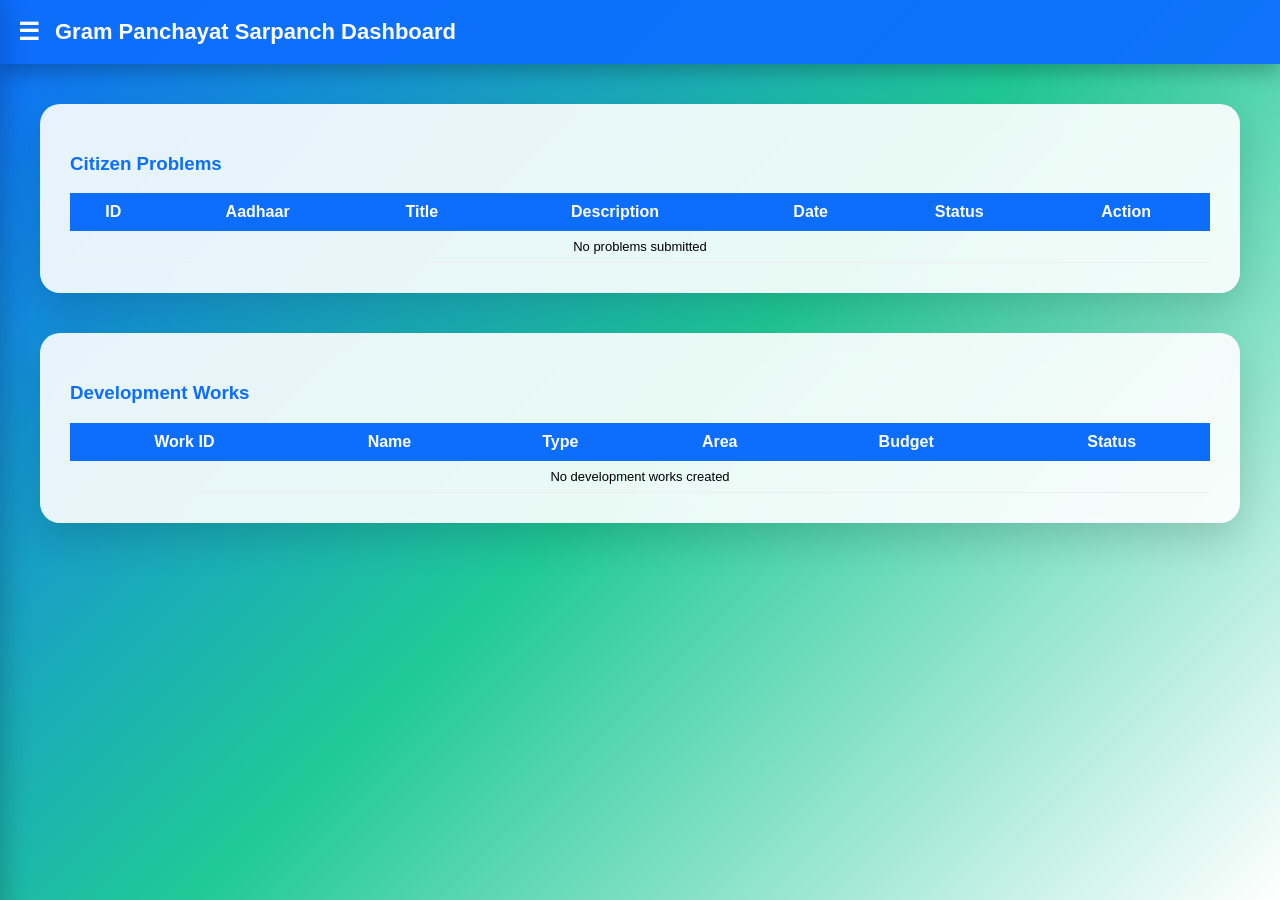
<file: sarpanch-dashboard.html>
<!DOCTYPE html>
<html lang="en">
<head>
<meta charset="UTF-8">
<title>Sarpanch Dashboard</title>

<style>
body{
    margin:0;
    font-family:'Segoe UI',sans-serif;
    background:linear-gradient(135deg,#0d6efd,#20c997,#ffffff);
    min-height:100vh;
    overflow-x:hidden;
}

/* HEADER */
.header{
    background:rgba(13,110,253,0.95);
    color:white;
    padding:18px;
    display:flex;
    align-items:center;
    font-size:22px;
    font-weight:bold;
    box-shadow:0 8px 20px rgba(0,0,0,0.25);
}

.menu-btn{
    font-size:24px;
    margin-right:15px;
    cursor:pointer;
}

/* SIDEBAR */
.sidebar{
    position:fixed;
    top:0;
    left:-250px;
    width:250px;
    height:100%;
    background:rgba(255,255,255,0.95);
    backdrop-filter:blur(12px);
    box-shadow:5px 0 25px rgba(0,0,0,0.2);
    transition:0.4s;
    padding-top:70px;
    z-index:1000;
}

.sidebar a{
    display:block;
    padding:15px 25px;
    text-decoration:none;
    color:#0d6efd;
    font-weight:500;
    transition:0.3s;
}

.sidebar a:hover{
    background:#eef6ff;
}

.sidebar.active{
    left:0;
}

/* MAIN CONTENT */
.container{
    padding:40px;
    transition:0.4s;
}

.container.shift{
    margin-left:250px;
}

/* CARD */
.card{
    background:rgba(255,255,255,0.9);
    backdrop-filter:blur(12px);
    padding:30px;
    border-radius:20px;
    box-shadow:0 15px 40px rgba(0,0,0,0.15);
    margin-bottom:40px;
}

h3{
    color:#0d6efd;
}

table{
    width:100%;
    border-collapse:collapse;
}

th{
    background:#0d6efd;
    color:white;
    padding:10px;
}

td{
    padding:8px;
    border-bottom:1px solid #eee;
    font-size:13px;
}

tr:hover{
    background:#eef6ff;
}

select, textarea{
    width:100%;
    padding:6px;
    border-radius:6px;
    border:1px solid #ccc;
    margin-top:4px;
}

button{
    background:#0d6efd;
    color:white;
    border:none;
    padding:6px 12px;
    border-radius:6px;
    cursor:pointer;
}

button:hover{
    background:#084298;
}

.delete-btn{
    background:#dc3545;
}
.delete-btn:hover{
    background:#bb2d3b;
}

.reason-box{
    display:none;
    margin-top:5px;
}
</style>
</head>

<body>

<!-- HEADER -->
<div class="header">
    <span class="menu-btn" onclick="toggleSidebar()">☰</span>
    Gram Panchayat Sarpanch Dashboard
</div>

<!-- SIDEBAR -->
<div class="sidebar" id="sidebar">
    <a href="#">Dashboard</a>
    <a href="#">Citizen Problems</a>
    <a href="#">Development Works</a>
    <a href="#">Reports</a>
    <a href="#">Logout</a>
</div>

<!-- MAIN CONTENT -->
<div class="container" id="mainContent">

<!-- Citizen Problems -->
<div class="card">
<h3>Citizen Problems</h3>
<table>
<thead>
<tr>
<th>ID</th>
<th>Aadhaar</th>
<th>Title</th>
<th>Description</th>
<th>Date</th>
<th>Status</th>
<th>Action</th>
</tr>
</thead>
<tbody id="problemRows"></tbody>
</table>
</div>

<!-- Development Works -->
<div class="card">
<h3>Development Works</h3>
<table>
<thead>
<tr>
<th>Work ID</th>
<th>Name</th>
<th>Type</th>
<th>Area</th>
<th>Budget</th>
<th>Status</th>
</tr>
</thead>
<tbody id="workRows"></tbody>
</table>
</div>

</div>

<script>

/* SIDEBAR TOGGLE */
function toggleSidebar(){
    document.getElementById("sidebar").classList.toggle("active");
    document.getElementById("mainContent").classList.toggle("shift");
}

/* LOAD PROBLEMS */
let problems = JSON.parse(localStorage.getItem("problems")) || [];
let problemRows = document.getElementById("problemRows");

if(problems.length===0){
    problemRows.innerHTML=`<tr><td colspan="7" align="center">No problems submitted</td></tr>`;
}else{
    problems.forEach((p,i)=>{
        problemRows.innerHTML+=`
        <tr>
            <td>${p.problemId}</td>
            <td>${p.aadhaar}</td>
            <td>${p.title}</td>
            <td>${p.description||"-"}</td>
            <td>${p.submittedAt}</td>
            <td>
                <select id="status${i}" onchange="toggleReason(${i})">
                    <option ${p.status==="Submitted"?"selected":""}>Submitted</option>
                    <option ${p.status==="In Progress"?"selected":""}>In Progress</option>
                    <option ${p.status==="Resolved"?"selected":""}>Resolved</option>
                    <option ${p.status==="Rejected"?"selected":""}>Rejected</option>
                </select>
                <div class="reason-box" id="reasonBox${i}">
                    <textarea id="reason${i}" placeholder="Rejection reason">${p.rejectReason||""}</textarea>
                </div>
            </td>
            <td>
                <button onclick="updateStatus(${i})">Update</button>
                <button class="delete-btn" onclick="deleteProblem(${i})">Delete</button>
            </td>
        </tr>`;
    });
}

/* STATUS UPDATE */
function toggleReason(i){
    let status=document.getElementById("status"+i).value;
    document.getElementById("reasonBox"+i).style.display=
    status==="Rejected"?"block":"none";
}

function updateStatus(i){
    let status=document.getElementById("status"+i).value;
    let reason=document.getElementById("reason"+i)?.value;

    if(status==="Rejected" && !reason){
        alert("Rejection reason required");
        return;
    }

    problems[i].status=status;
    problems[i].rejectReason=status==="Rejected"?reason:"";

    localStorage.setItem("problems",JSON.stringify(problems));
    alert("Status Updated");
}

function deleteProblem(i){
    if(!confirm("Delete this problem?")) return;
    problems.splice(i,1);
    localStorage.setItem("problems",JSON.stringify(problems));
    location.reload();
}

/* LOAD WORKS */
let works=JSON.parse(localStorage.getItem("developmentWorks"))||[];
let workRows=document.getElementById("workRows");

if(works.length===0){
    workRows.innerHTML=`<tr><td colspan="6" align="center">No development works created</td></tr>`;
}else{
    works.forEach(w=>{
        workRows.innerHTML+=`
        <tr>
            <td>${w.id}</td>
            <td>${w.name}</td>
            <td>${w.type}</td>
            <td>${w.area}</td>
            <td>₹ ${w.budget}</td>
            <td>${w.status||"Pending"}</td>
        </tr>`;
    });
}
</script>

</body>
</html>
</file>
